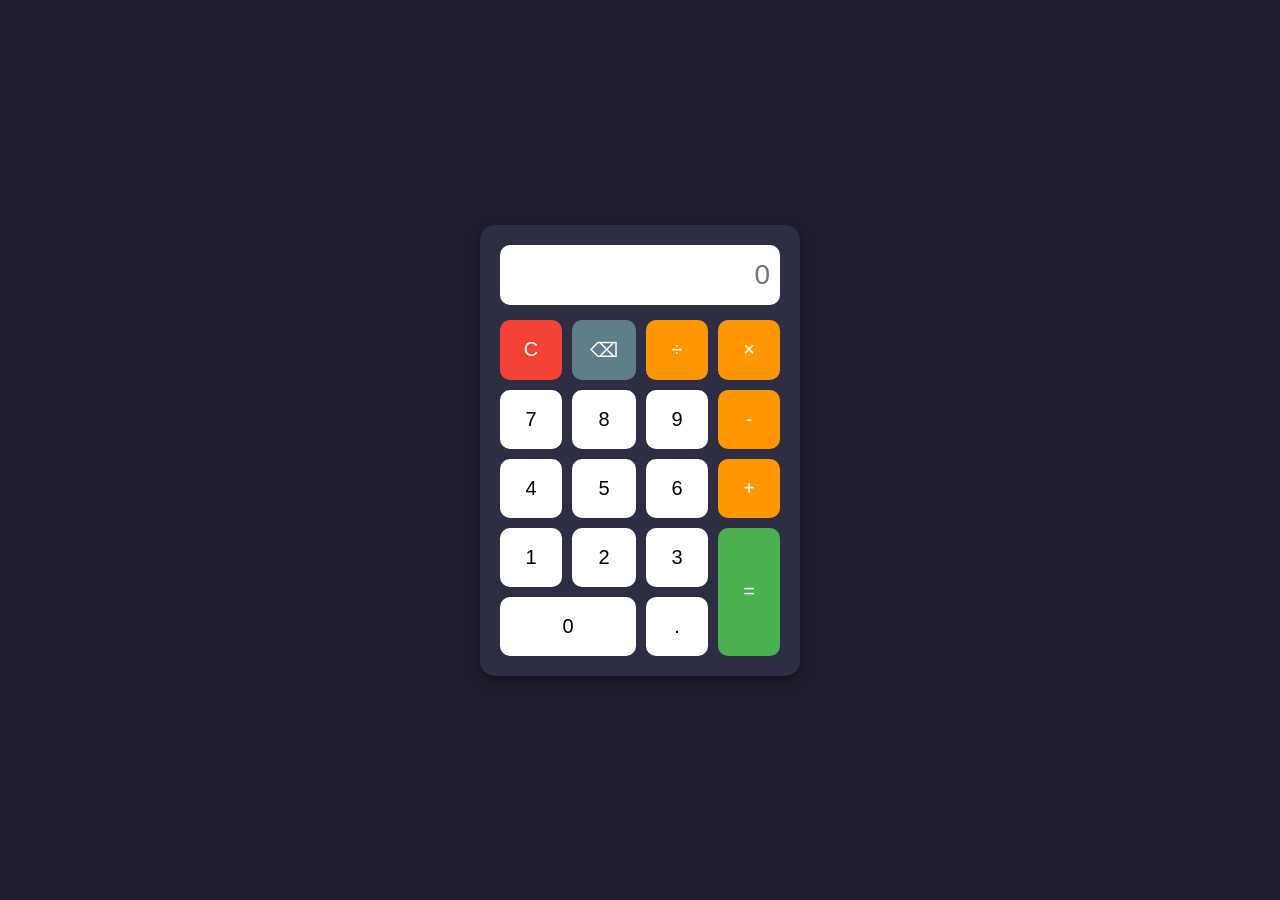
<file: WebDev-L2-Calculator/index.html>
<!DOCTYPE html>
<html lang="en">
<head>
    <meta charset="UTF-8">
    <meta name="viewport" content="width=device-width, initial-scale=1.0">
    <title>Calculator</title>
    <link rel="stylesheet" href="style.css">
</head>
<body>

<div class="calculator">

    <input type="text" id="display" readonly placeholder="0">

    <div class="buttons">

        <button class="clear">C</button>
        <button class="delete">⌫</button>
        <button class="operator">÷</button>
        <button class="operator">×</button>

        <button class="number">7</button>
        <button class="number">8</button>
        <button class="number">9</button>
        <button class="operator">-</button>

        <button class="number">4</button>
        <button class="number">5</button>
        <button class="number">6</button>
        <button class="operator">+</button>

        <button class="number">1</button>
        <button class="number">2</button>
        <button class="number">3</button>
        <button class="equal">=</button>

        <button class="number zero">0</button>
        <button class="decimal">.</button>

    </div>

</div>

<script src="script.js"></script>

</body>
</html>
</file>
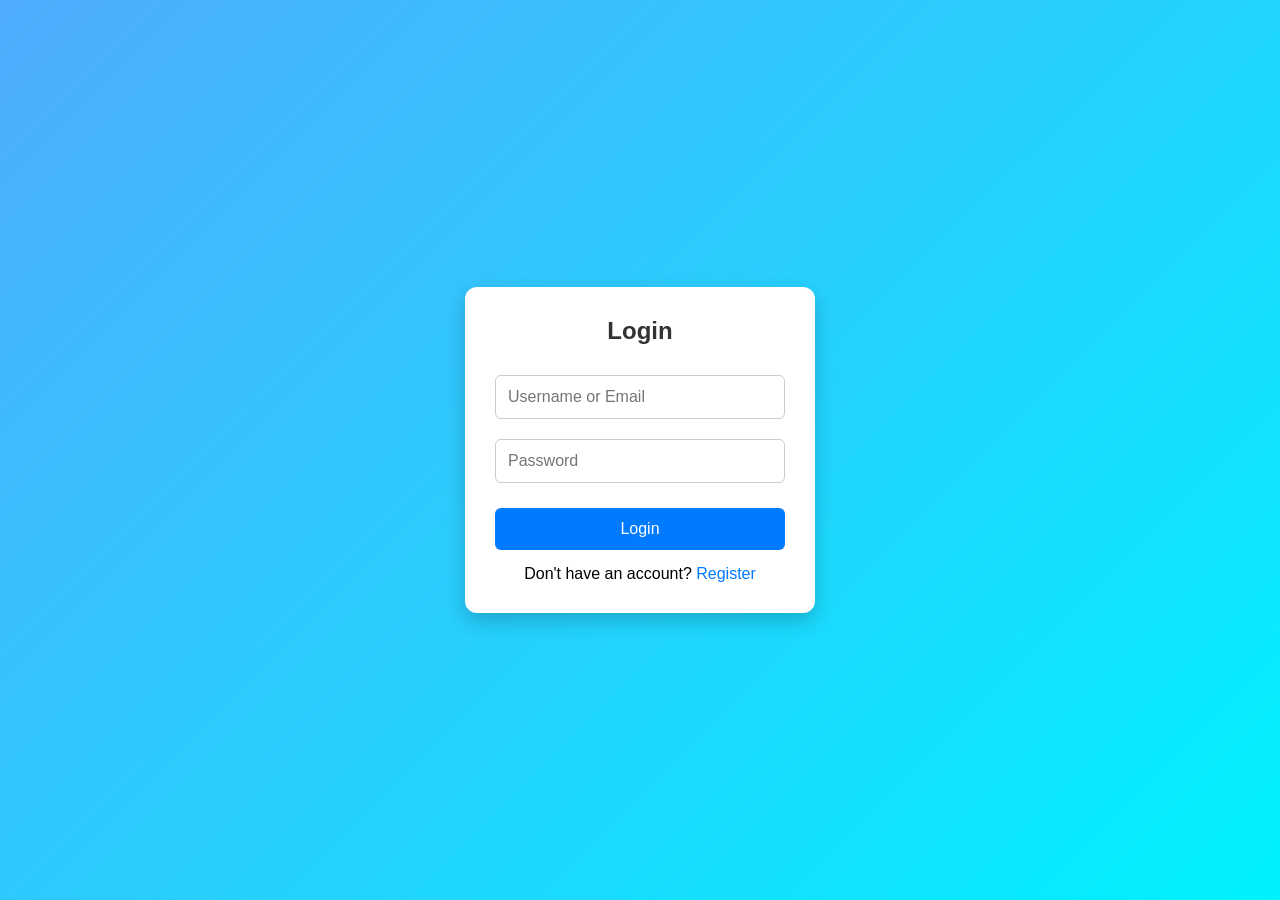
<file: WebDEv-l2-Login authentication system/index.html>
<!DOCTYPE html>
<html lang="en">
<head>
    <meta charset="UTF-8">
    <meta name="viewport" content="width=device-width, initial-scale=1.0">
    <title>Login</title>
    <link rel="stylesheet" href="style.css">
</head>
<body>

<div class="container">
    <h2>Login</h2>

    <form id="loginForm">
        <input type="text" id="loginUser" placeholder="Username or Email" required>

        <input type="password" id="loginPassword" placeholder="Password" required>

        <button type="submit">Login</button>

        <p id="loginMessage"></p>
    </form>

    <p>
        Don't have an account?
        <a href="register.html">Register</a>
    </p>
</div>

<script src="script.js"></script>

</body>
</html>
</file>
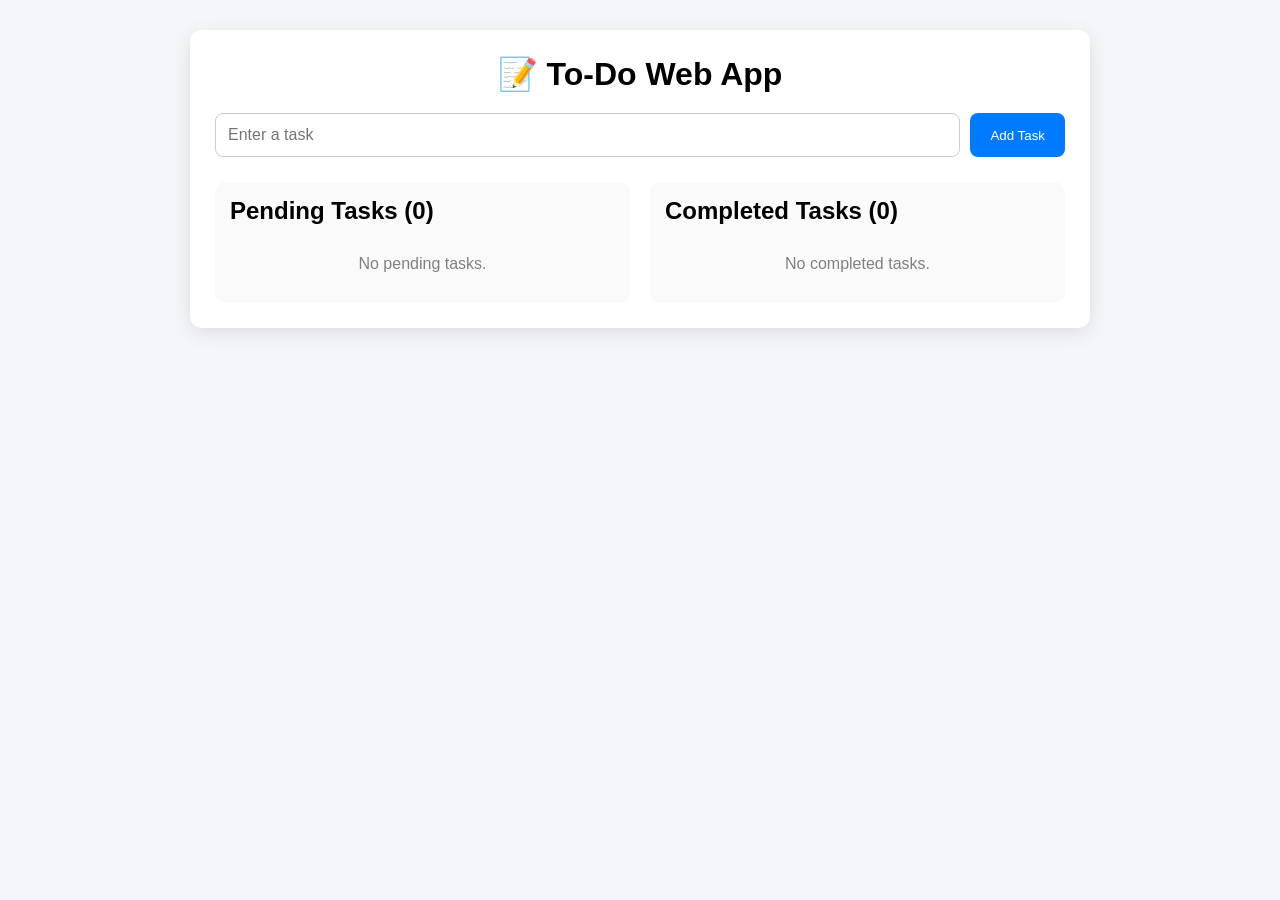
<file: Webdev-l2-To Do WebApp/index.html>
<!DOCTYPE html>
<html lang="en">
<head>
<meta charset="UTF-8">
<meta name="viewport" content="width=device-width, initial-scale=1.0">
<title>To-Do Web App</title>
<link rel="stylesheet" href="style.css">
</head>
<body>

<div class="container">

<h1>📝 To-Do Web App</h1>

<div class="add-task">
<input type="text" id="taskInput" placeholder="Enter a task">
<button id="addBtn">Add Task</button>
</div>

<div class="lists">

<div class="list-box">
<h2>Pending Tasks (<span id="pendingCount">0</span>)</h2>

<p id="pendingEmpty" class="empty">
No pending tasks.
</p>

<ul id="pendingList"></ul>

</div>

<div class="list-box">
<h2>Completed Tasks (<span id="completedCount">0</span>)</h2>

<p id="completedEmpty" class="empty">
No completed tasks.
</p>

<ul id="completedList"></ul>

</div>

</div>

</div>

<script src="script.js"></script>

</body>
</html>
</file>
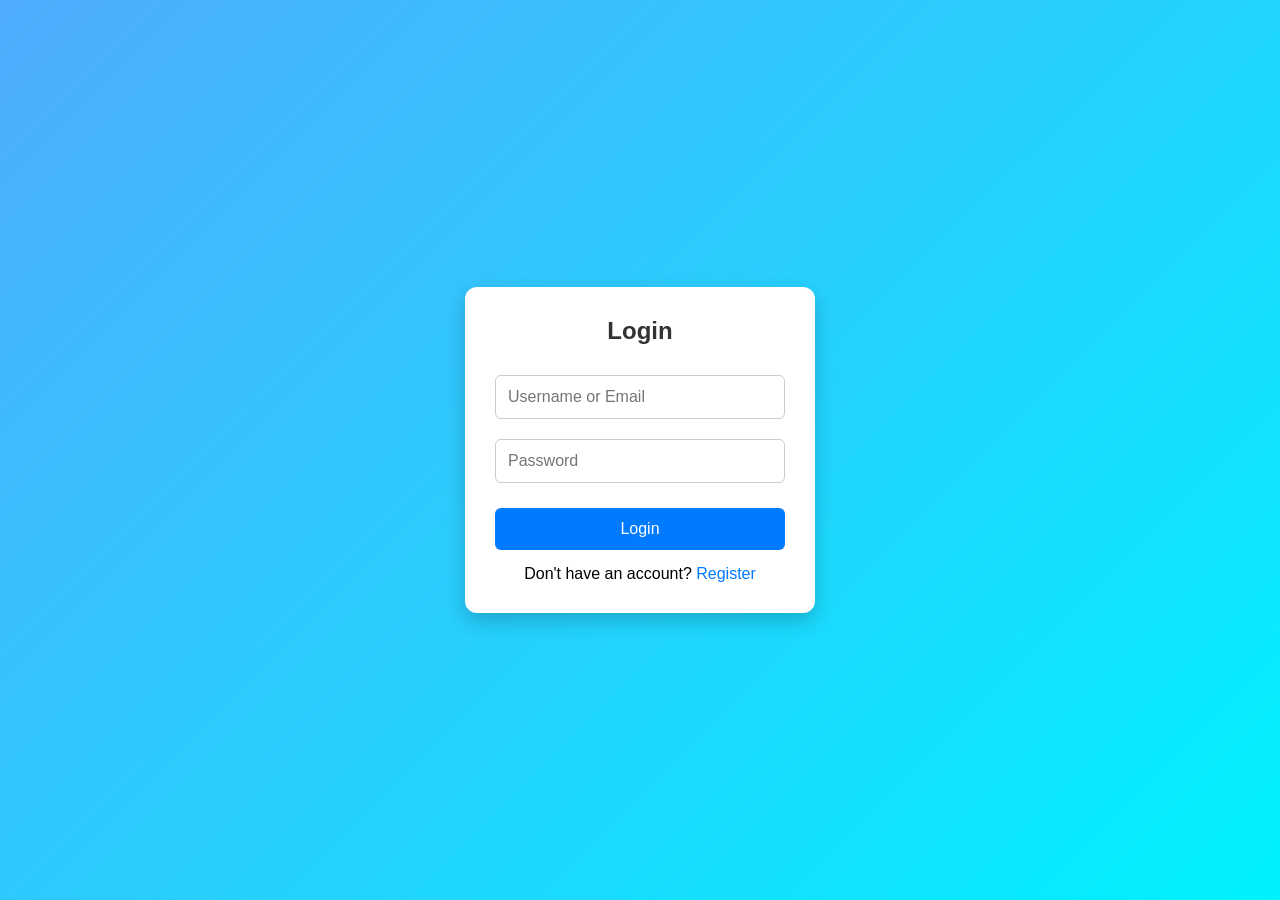
<file: WebDEv-l2-Login authentication system/dashboard.html>
<!DOCTYPE html>
<html lang="en">
<head>
    <meta charset="UTF-8">
    <meta name="viewport" content="width=device-width, initial-scale=1.0">
    <title>Dashboard</title>
    <link rel="stylesheet" href="style.css">
</head>
<body>

<div class="container">
    <h1>Welcome!</h1>

    <h2 id="welcomeUser"></h2>

    <p>You have successfully logged in.</p>

    <button id="logoutBtn">Logout</button>
</div>

<script src="script.js"></script>

</body>
</html>
</file>
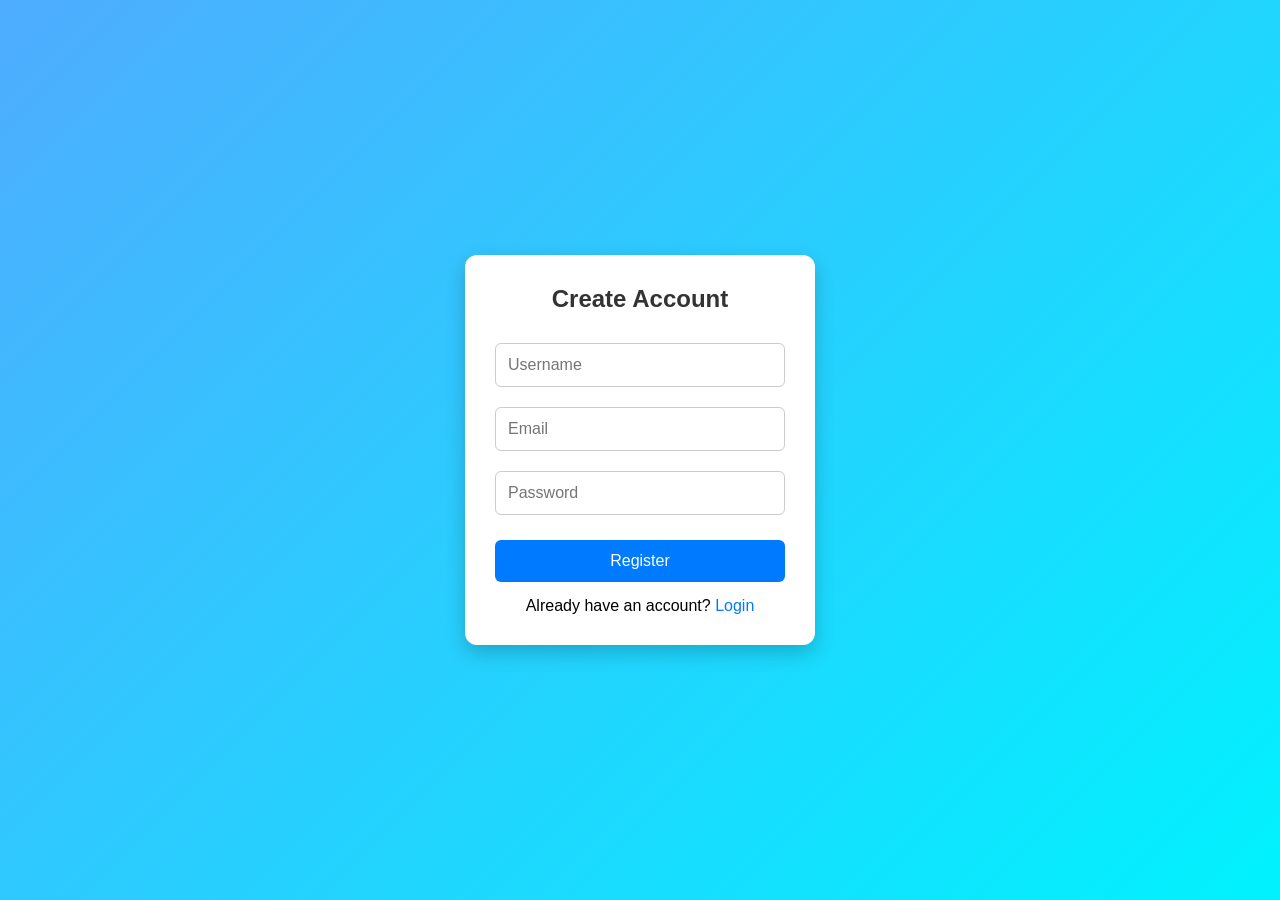
<file: WebDEv-l2-Login authentication system/register.html>
<!DOCTYPE html>
<html lang="en">
<head>
    <meta charset="UTF-8">
    <meta name="viewport" content="width=device-width, initial-scale=1.0">
    <title>Register</title>
    <link rel="stylesheet" href="style.css">
</head>
<body>

<div class="container">
    <h2>Create Account</h2>

    <form id="registerForm">
        <input type="text" id="username" placeholder="Username" required>

        <input type="email" id="email" placeholder="Email" required>

        <input type="password" id="password" placeholder="Password" required>

        <button type="submit">Register</button>

        <p id="registerMessage"></p>
    </form>

    <p>
        Already have an account?
        <a href="index.html">Login</a>
    </p>

</div>

<script src="script.js"></script>

</body>
</html>
</file>
<file: WebDev-L2-Calculator/style.css>
*{
    margin:0;
    padding:0;
    box-sizing:border-box;
    font-family:Arial,sans-serif;
}

body{
    background:#1e1e2f;
    display:flex;
    justify-content:center;
    align-items:center;
    height:100vh;
}

.calculator{
    background:#2d2d44;
    padding:20px;
    border-radius:15px;
    width:320px;
    box-shadow:0 5px 15px rgba(0,0,0,0.4);
}

#display{
    width:100%;
    height:60px;
    font-size:28px;
    text-align:right;
    padding:10px;
    border:none;
    border-radius:10px;
    margin-bottom:15px;
    background:#fff;
}

.buttons{
    display:grid;
    grid-template-columns:repeat(4,1fr);
    gap:10px;
}

button{
    padding:18px;
    font-size:20px;
    border:none;
    border-radius:10px;
    cursor:pointer;
    transition:0.2s;
}

button:hover{
    opacity:0.85;
}

.number{
    background:#ffffff;
}

.operator{
    background:#ff9800;
    color:white;
}

.equal{
    background:#4caf50;
    color:white;
    grid-row:span 2;
}

.clear{
    background:#f44336;
    color:white;
}

.delete{
    background:#607d8b;
    color:white;
}

.decimal{
    background:#ffffff;
}

.zero{
    grid-column:span 2;
}
</file>
<file: WebDEv-l2-Login authentication system/style.css>
* {
    margin: 0;
    padding: 0;
    box-sizing: border-box;
    font-family: Arial, sans-serif;
}

body {
    background: linear-gradient(135deg, #4facfe, #00f2fe);
    height: 100vh;
    display: flex;
    justify-content: center;
    align-items: center;
}

.container {
    width: 350px;
    background: #fff;
    padding: 30px;
    border-radius: 12px;
    box-shadow: 0 8px 20px rgba(0,0,0,0.2);
    text-align: center;
}

h1, h2 {
    margin-bottom: 20px;
    color: #333;
}

input {
    width: 100%;
    padding: 12px;
    margin: 10px 0;
    border: 1px solid #ccc;
    border-radius: 6px;
    font-size: 16px;
}

button {
    width: 100%;
    padding: 12px;
    margin-top: 15px;
    border: none;
    background: #007bff;
    color: white;
    font-size: 16px;
    border-radius: 6px;
    cursor: pointer;
    transition: 0.3s;
}

button:hover {
    background: #0056b3;
}

a {
    color: #007bff;
    text-decoration: none;
}

a:hover {
    text-decoration: underline;
}

#registerMessage,
#loginMessage {
    margin-top: 15px;
    font-weight: bold;
    color: red;
}

#welcomeUser {
    color: #007bff;
    margin: 20px 0;
}
</file>
<file: Webdev-l2-To Do WebApp/style.css>
*{
margin:0;
padding:0;
box-sizing:border-box;
font-family:Arial,sans-serif;
}

body{
background:#f4f6f9;
display:flex;
justify-content:center;
padding:30px;
}

.container{
width:900px;
background:#fff;
padding:25px;
border-radius:12px;
box-shadow:0 5px 20px rgba(0,0,0,.1);
}

h1{
text-align:center;
margin-bottom:20px;
}

.add-task{
display:flex;
gap:10px;
margin-bottom:25px;
}

.add-task input{
flex:1;
padding:12px;
font-size:16px;
border:1px solid #ccc;
border-radius:8px;
}

.add-task button{
padding:12px 20px;
background:#007bff;
color:white;
border:none;
border-radius:8px;
cursor:pointer;
}

.add-task button:hover{
background:#0056b3;
}

.lists{
display:flex;
gap:20px;
flex-wrap:wrap;
}

.list-box{
flex:1;
min-width:350px;
background:#fafafa;
padding:15px;
border-radius:10px;
}

.list-box h2{
margin-bottom:15px;
}

ul{
list-style:none;
}

li{
background:white;
padding:12px;
margin-bottom:12px;
border-radius:8px;
box-shadow:0 2px 5px rgba(0,0,0,.08);
}

.task-text{
font-weight:bold;
margin-bottom:5px;
}

.time{
font-size:12px;
color:gray;
margin-bottom:10px;
}

.buttons{
display:flex;
gap:8px;
flex-wrap:wrap;
}

button{
cursor:pointer;
padding:6px 10px;
border:none;
border-radius:6px;
color:white;
}

.complete{
background:green;
}

.edit{
background:orange;
}

.delete{
background:red;
}

.save{
background:#2196f3;
}

.empty{
color:gray;
text-align:center;
padding:15px;
}
</file>
